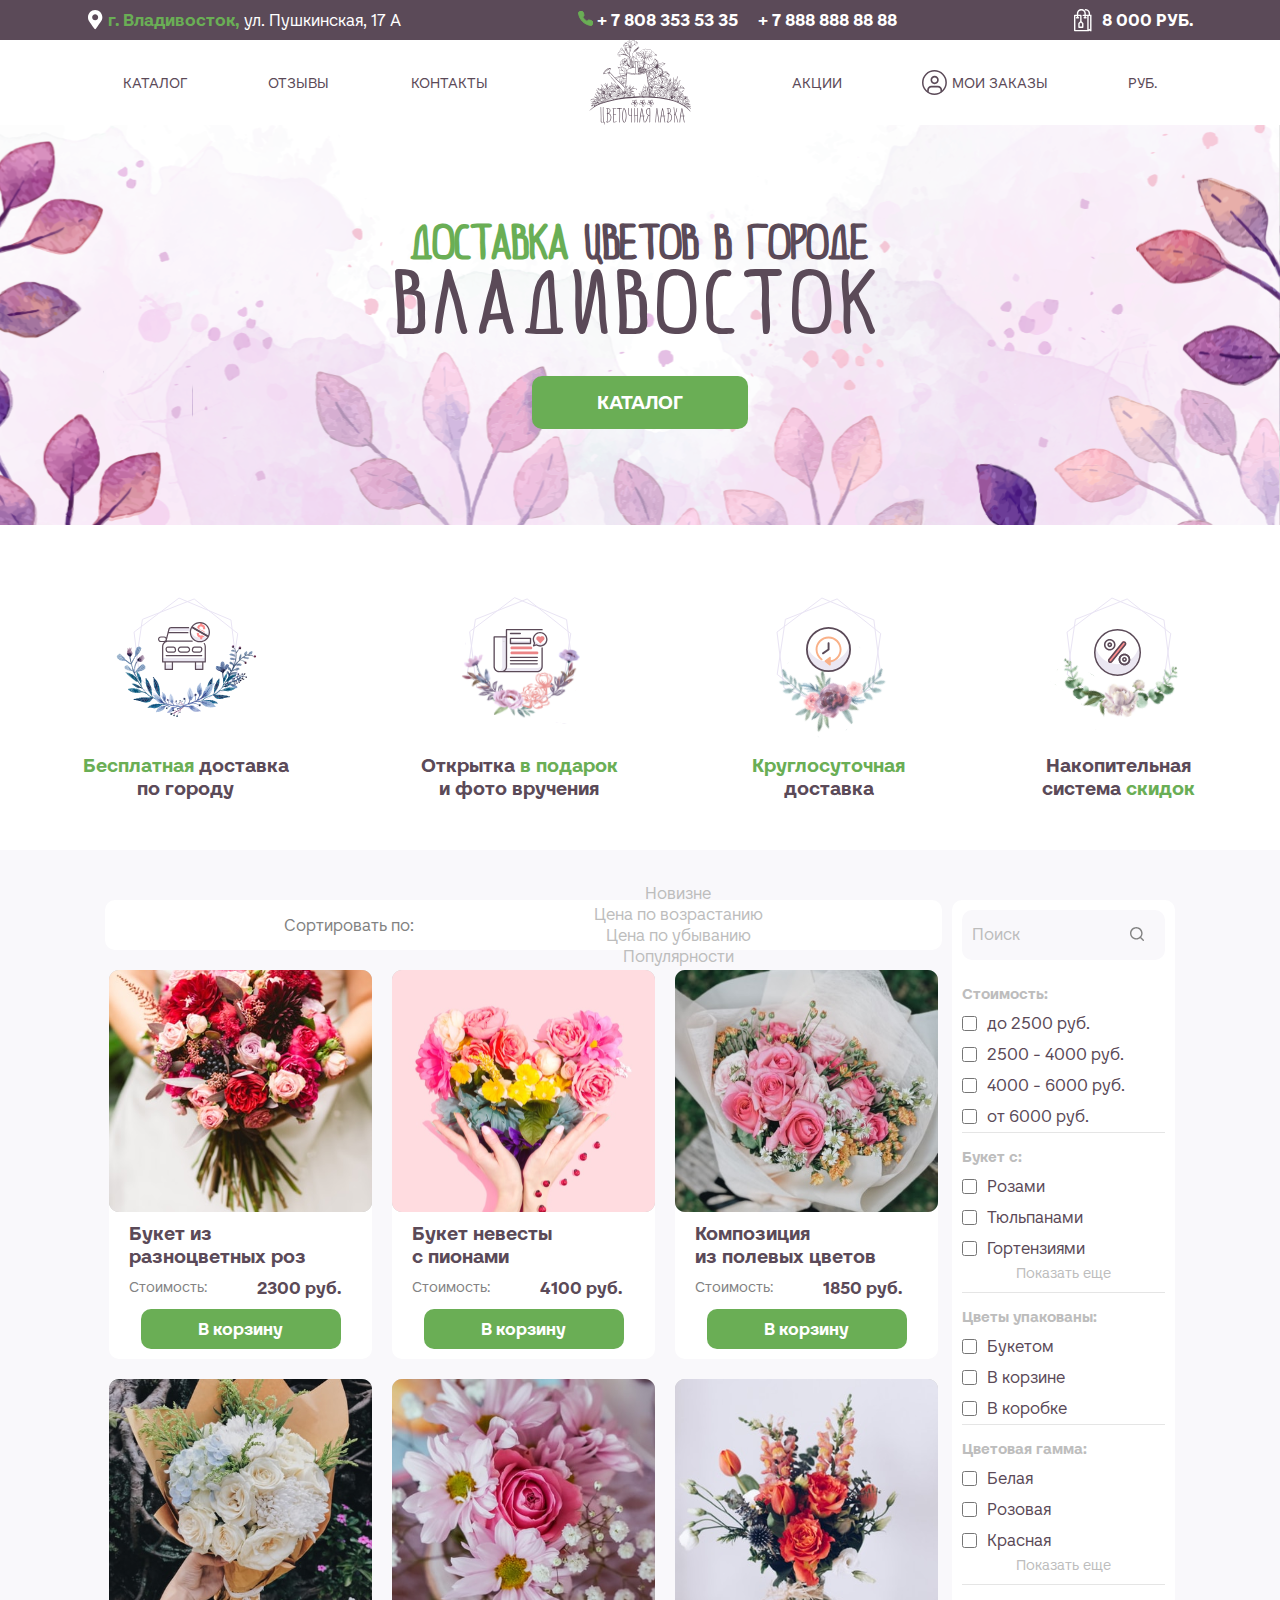
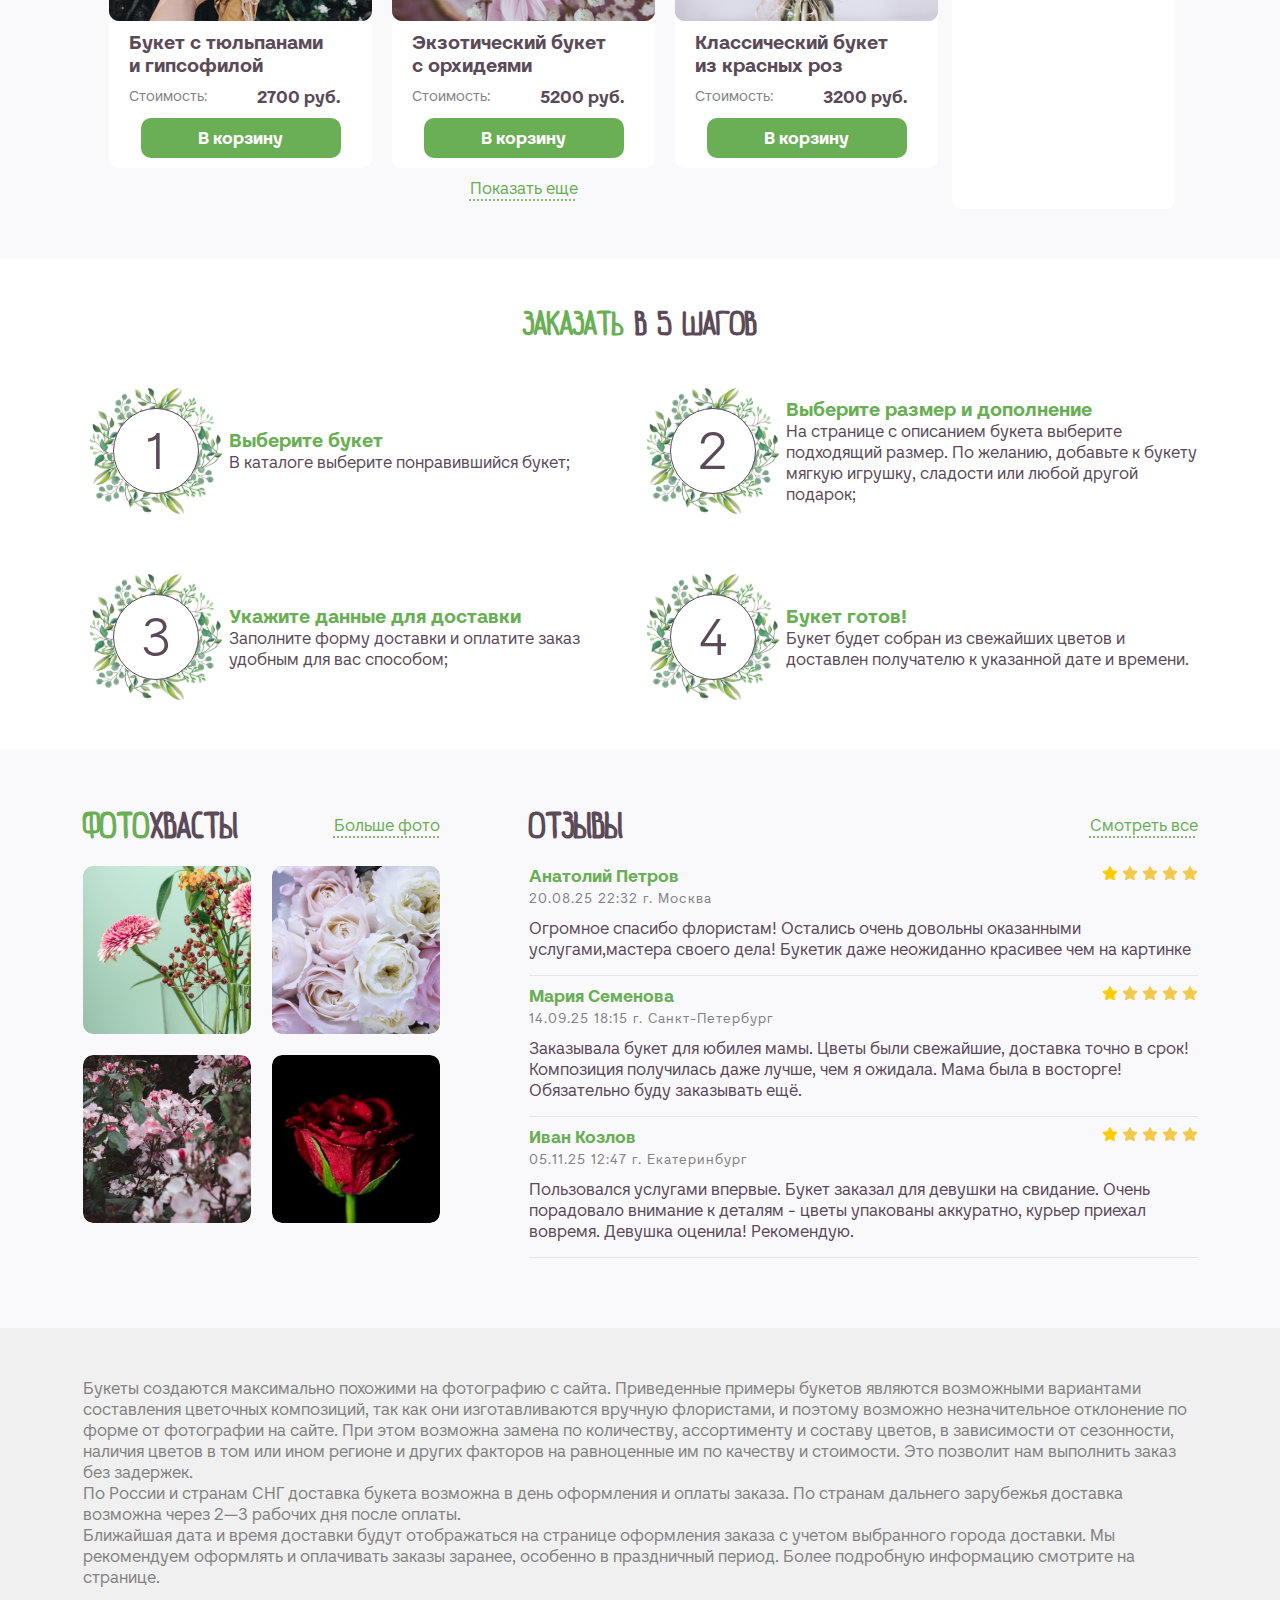
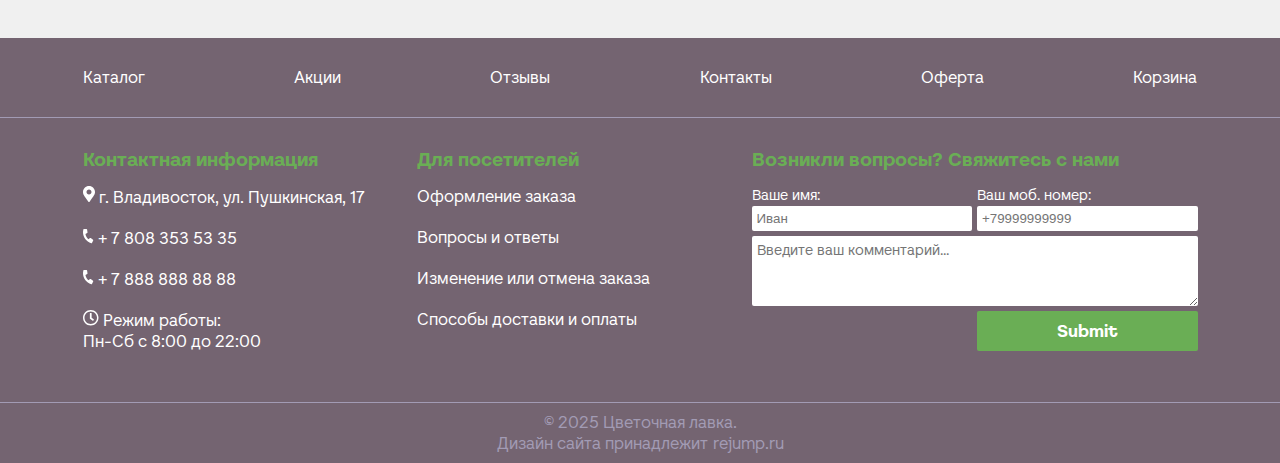
<file: index.html>
<!doctype html>
<html lang="ru">
<head>
    <meta charset="UTF-8">
    <meta name="viewport" content="width=device-width, initial-scale=1.0">
    <link rel="stylesheet" href="style.css">
    <link rel="icon" href="images/header/logo.svg" type="image/png">
    <title>Доставка цветов в городе Владивосток</title>
</head>
<body>

<header>
    <nav class="nav_contacts">
        <div class="nav_contacts_container">
            <a class="nav_maps" href="https://yandex.ru/maps/-/CCUfiPg2TB" target="_blank">
                <img src="images/header/nav_point.svg" alt="nav_point">
                <span>г. Владивосток,</span>
                ул. Пушкинская, 17 А</a>
            <a class="nav_tel" href="https://wa.me/79999999999">
                <div>
                    <img src="images/header/whatsapp.svg" alt="whatsapp_image">
                    + 7 808 353 53 35
                </div>
                <div class="tel2">
                    + 7 888 888 88 88
                </div>
            </a>
            <a class="nav_basket" href="#корзина">
                <img src="images/header/basket.svg" alt="корзина">8 000 руб.</a>
        </div>
    </nav>

</header>

<nav class="nav_info">
    <div class="nav_info_container_4">
        <div class="burger_button">
            <label class="burger" for="burger">
                <input type="checkbox" id="burger">
                <span class="burger_link"></span>
                <span class="burger_link"></span>
                <span class="burger_link"></span>
            </label>
            Меню
        </div>
    </div>
    <div class="nav_info_container_1">
        <a href="#product_cards">Каталог</a>
        <a href="#reviews">Отзывы</a>
        <a href="#контакты">Контакты</a>
    </div>
    <div class="nav_info_container_2">
        <a href="#">
            <img src="images/header/logo.svg" alt="логотип">
        </a>
    </div>
    <div class="nav_info_container_3">
        <a href="#инфо">Акции</a>
        <a href="#my_order">
            <img src="images/header/userpick.svg" alt="userpick">
            Мои заказы</a>
        <button id="currencyToggle" class="change_currency_btn">
            РУБ.
        </button>
    </div>
    <div class="nav_info_container_5">
        <button class="change_currency_btn" href="#">
            <div>руб. <br> <span>дол.</span></div>
        </button>
    </div>
</nav>

<main>
    <section class="main_page">
        <h1><span>Доставка</span> цветов в городе</h1>
        <div class="h1">Владивосток</div>
        <a class="button_catalog" href="#product_cards">каталог</a>
    </section>

    <section class="advantages">
        <div class="advantages_card">
            <img src="images/advantages/car_advant.svg" alt="рисунок машины">
            <p><span>Бесплатная</span> доставка <br> по городу</p>
        </div>

        <div class="advantages_card">
            <img src="images/advantages/list_advant.svg" alt="рисунок машины">
            <p>Открытка <span>в подарок</span> <br> и фото вручения</p>
        </div>

        <div class="advantages_card">
            <img src="images/advantages/clock_advant.svg" alt="рисунок машины">
            <p><span>Круглосуточная</span> <br> доставка</p>
        </div>

        <div class="advantages_card">
            <img src="images/advantages/percent_advant.svg" alt="рисунок машины">
            <p>Накопительная <br> система <span>скидок</span></p>
        </div>
    </section>

    <section class="product_cards" id="product_cards">
        <div class="product_cards_container">

            <nav class="product_cards_sorter sorter_and_filter_for_mobile">
                <div class="product_cards_sorter_mobile"> Сортировать по:</div>
                <div class="sorter_mobile_block">
                    <button class="sorter_mobile_button">Новизне</button>
                    <button class="sorter_mobile_button">Цена по возрастанию</button>
                    <button class="sorter_mobile_button">Цена по убыванию</button>
                    <button class="sorter_mobile_button">Популярности</button>
                </div>
            </nav>

            <aside class="product_cards_filter">
                <form class="form_filter_search" action="/search" method="GET" role="search"
                      aria-label="Поиск по сайту">
                    <input type="search" id="search-input" name="q" placeholder="Поиск"
                           aria-describedby="search-hint">
                    <button class="search_submit" type="submit" aria-label="Искать">
                        <img src="images/product-cards/search.svg" alt="лупа">
                    </button>
                </form>

                <form class="form_filter_checkbox">
                    <fieldset>
                        <legend>Стоимость:</legend>
                        <div>
                            <input id="price-2500" name="price[]" value="0-2500" type="checkbox">
                            <label for="price-2500">до 2500 руб.</label>
                        </div>
                        <div>
                            <input id="price-2500-4000" name="price[]" value="2500-4000" type="checkbox">
                            <label for="price-2500-4000">2500 - 4000 руб.</label>
                        </div>
                        <div>
                            <input id="price-4000-6000" name="price[]" value="4000-6000" type="checkbox">
                            <label for="price-4000-6000">4000 - 6000 руб.</label>
                        </div>
                        <div>
                            <input id="price-6000" name="price[]" value="6000+" type="checkbox">
                            <label for="price-6000">от 6000 руб.</label>
                        </div>
                    </fieldset>

                    <fieldset>
                        <legend>Букет с:</legend>
                        <div class="filter_checkbox1">
                            <input id="rose" name="flower[]" value="rose" type="checkbox">
                            <label for="rose">Розами</label>
                        </div>
                        <div class="filter_checkbox1">
                            <input id="tulips" name="flower[]" value="tulips" type="checkbox">
                            <label for="tulips">Тюльпанами</label>
                        </div>
                        <div class="filter_checkbox1">
                            <input id="hydrangeas" name="flower[]" value="hydrangeas" type="checkbox">
                            <label for="hydrangeas">Гортензиями</label>
                        </div>
                        <div class="filter_checkbox1 hidden">
                            <input id="sunflowers" name="flower[]" value="sunflowers" type="checkbox">
                            <label for="sunflowers">Подсолнухами</label>
                        </div>
                        <div class="filter_checkbox1 hidden">
                            <input id="orchids" name="flower[]" value="orchids" type="checkbox">
                            <label for="orchids">Орхидеями</label>
                        </div>
                        <div class="filter_checkbox1 hidden">
                            <input id="irises" name="flower[]" value="irises" type="checkbox">
                            <label for="irises">Ирисами</label>
                        </div>
                        <div class="filter_checkbox1 hidden">
                            <input id="lilies" name="flower[]" value="lilies" type="checkbox">
                            <label for="lilies">Лилиями</label>
                        </div>
                        <div class="filter_checkbox1 hidden">
                            <input id="gerberas" name="flower[]" value="gerberas" type="checkbox">
                            <label for="gerberas">Герберами</label>
                        </div>

                        <button id="checkboxBtn1" type="button">Показать еще</button>
                    </fieldset>

                    <fieldset>
                        <legend>Цветы упакованы:</legend>
                        <div class="filter_checkbox">
                            <input id="bouquet" name="packing[]" value="bouquet" type="checkbox">
                            <label for="bouquet">Букетом</label>
                        </div>
                        <div class="filter_checkbox">
                            <input id="basket" name="packing[]" value="basket" type="checkbox">
                            <label for="basket">В корзине</label>
                        </div>
                        <div class="filter_checkbox">
                            <input id="box" name="packing[]" value="box" type="checkbox">
                            <label for="box">В коробке</label>
                        </div>

                    </fieldset>

                    <fieldset>
                        <legend>Цветовая гамма:</legend>
                        <div class="filter_checkbox2">
                            <input id="white" name="color[]" value="white" type="checkbox">
                            <label for="white">Белая</label>
                        </div>
                        <div class="filter_checkbox2">
                            <input id="pink" name="color[]" value="pink" type="checkbox">
                            <label for="pink">Розовая</label>
                        </div>
                        <div class="filter_checkbox2">
                            <input id="red" name="color[]" value="red" type="checkbox">
                            <label for="red">Красная</label>
                        </div>
                        <div class="filter_checkbox2 hidden">
                            <input id="yellow" name="color[]" value="yellow" type="checkbox">
                            <label for="yellow">Желтая</label>
                        </div>
                        <div class="filter_checkbox2 hidden">
                            <input id="orange" name="color[]" value="orange" type="checkbox">
                            <label for="orange">Оранжевая</label>
                        </div>
                        <div class="filter_checkbox2 hidden">
                            <input id="maroon" name="color[]" value="maroon" type="checkbox">
                            <label for="maroon">Бордовая</label>
                        </div>
                        <div class="filter_checkbox2 hidden">
                            <input id="blue" name="color[]" value="blue" type="checkbox">
                            <label for="blue">Синяя</label>
                        </div>
                        <div class="filter_checkbox2 hidden">
                            <input id="purple" name="color[]" value="purple" type="checkbox">
                            <label for="purple">Фиолетовая</label>
                        </div>

                        <button id="checkboxBtn2" type="button">Показать еще</button>
                    </fieldset>
                </form>
            </aside>

            <div class="product_cards_section">
                <div class="product_cards_items">
                    <!-- Карточка 1 -->
                    <article class="product_card_item">
                        <div class="product_card_item_img_and_text">
                            <img src="images/product-cards/1.svg" alt="flower img">
                            <h3 class="product_card_item_h3">Букет из <br> разноцветных роз</h3>
                            <div class="product_card_item_text">
                                <p class="product_card_item_p">Стоимость:</p>
                                <span class="product_card_item_span"> 2300 руб.</span>
                            </div>
                        </div>
                        <button class="product_card_item_button">В корзину</button>
                    </article>
                    <!-- Карточка 2 -->
                    <article class="product_card_item">
                        <div class="product_card_item_img_and_text">
                            <img src="images/product-cards/2.svg" alt="flower img">
                            <h3 class="product_card_item_h3">Букет невесты <br> с пионами</h3>
                            <div class="product_card_item_text">
                                <p class="product_card_item_p">Стоимость:</p>
                                <span class="product_card_item_span"> 4100 руб.</span>
                            </div>
                        </div>
                        <button class="product_card_item_button">В корзину</button>
                    </article>

                    <!-- Карточка 3 -->
                    <article class="product_card_item">
                        <div class="product_card_item_img_and_text">
                            <img src="images/product-cards/3.svg" alt="flower img">
                            <h3 class="product_card_item_h3">Композиция <br> из полевых цветов</h3>
                            <div class="product_card_item_text">
                                <p class="product_card_item_p">Стоимость:</p>
                                <span class="product_card_item_span"> 1850 руб.</span>
                            </div>
                        </div>
                        <button class="product_card_item_button">В корзину</button>
                    </article>

                    <!-- Карточка 4 -->
                    <article class="product_card_item">
                        <div class="product_card_item_img_and_text">
                            <img src="images/product-cards/4.svg" alt="flower img">
                            <h3 class="product_card_item_h3">Букет с тюльпанами <br> и гипсофилой</h3>
                            <div class="product_card_item_text">
                                <p class="product_card_item_p">Стоимость:</p>
                                <span class="product_card_item_span"> 2700 руб.</span>
                            </div>
                        </div>
                        <button class="product_card_item_button">В корзину</button>
                    </article>

                    <!-- Карточка 5 -->
                    <article class="product_card_item">
                        <div class="product_card_item_img_and_text">
                            <img src="images/product-cards/5.svg" alt="flower img">
                            <h3 class="product_card_item_h3">Экзотический букет <br> с орхидеями</h3>
                            <div class="product_card_item_text">
                                <p class="product_card_item_p">Стоимость:</p>
                                <span class="product_card_item_span"> 5200 руб.</span>
                            </div>
                        </div>
                        <button class="product_card_item_button">В корзину</button>
                    </article>

                    <!-- Карточка 6 -->
                    <article class="product_card_item">
                        <div class="product_card_item_img_and_text">
                            <img src="images/product-cards/6.svg" alt="flower img">
                            <h3 class="product_card_item_h3">Классический букет <br> из красных роз</h3>
                            <div class="product_card_item_text">
                                <p class="product_card_item_p">Стоимость:</p>
                                <span class="product_card_item_span"> 3200 руб.</span>
                            </div>
                        </div>
                        <button class="product_card_item_button">В корзину</button>
                    </article>

                    <!-- Карточка 7 -->
                    <article class="product_card_item hidden">
                        <div class="product_card_item_img_and_text">
                            <img src="images/product-cards/7.svg" alt="flower img">
                            <h3 class="product_card_item_h3">Весенний букет <br> с ирисами</h3>
                            <div class="product_card_item_text">
                                <p class="product_card_item_p">Стоимость:</p>
                                <span class="product_card_item_span"> 2450 руб.</span>
                            </div>
                        </div>
                        <button class="product_card_item_button">В корзину</button>
                    </article>

                    <!-- Карточка 8 -->
                    <article class="product_card_item hidden">
                        <div class="product_card_item_img_and_text">
                            <img src="images/product-cards/8.svg" alt="flower img">
                            <h3 class="product_card_item_h3">Букет с герберами <br> и зеленью</h3>
                            <div class="product_card_item_text">
                                <p class="product_card_item_p">Стоимость:</p>
                                <span class="product_card_item_span"> 2900 руб.</span>
                            </div>
                        </div>
                        <button class="product_card_item_button">В корзину</button>
                    </article>

                    <!-- Карточка 9 -->
                    <article class="product_card_item hidden">
                        <div class="product_card_item_img_and_text">
                            <img src="images/product-cards/9.svg" alt="flower img">
                            <h3 class="product_card_item_h3">Букет для мамы <br> с хризантемами</h3>
                            <div class="product_card_item_text">
                                <p class="product_card_item_p">Стоимость:</p>
                                <span class="product_card_item_span"> 2150 руб.</span>
                            </div>
                        </div>
                        <button class="product_card_item_button">В корзину</button>
                    </article>
                </div>

                <button id="showMoreBtn">Показать еще</button>
            </div>


        </div>
    </section>

    <section class="order_info">
        <h2 class="order_info_title_h2"><span>ЗАКАЗАТЬ</span> В 5 ШАГОВ</h2>

        <div class="order_info_points">

            <div class="order_info_point">
                <button class="order_info_point_button">1</button>
                <div class="order_info_point_text">
                    <h3 class="order_info_h3">Выберите букет</h3>
                    <p class="order_info_p">В каталоге выберите понравившийся букет;</p>
                </div>
            </div>

            <div class="order_info_point">
                <button class="order_info_point_button">2</button>
                <div class="order_info_point_text">
                    <h3 class="order_info_h3">Выберите размер и дополнение</h3>
                    <p class="order_info_p">На странице с описанием букета выберите подходящий размер.
                        По желанию, добавьте к букету мягкую игрушку,
                        сладости или любой другой подарок;</p>
                </div>
            </div>

            <div class="order_info_point">
                <button class="order_info_point_button">3</button>
                <div class="order_info_point_text">
                    <h3 class="order_info_h3">Укажите данные для доставки</h3>
                    <p class="order_info_p">Заполните форму доставки и оплатите заказ удобным для вас способом;</p>
                </div>
            </div>

            <div class="order_info_point">
                <button class="order_info_point_button">4</button>
                <div class="order_info_point_text">
                    <h3 class="order_info_h3">Букет готов!</h3>
                    <p class="order_info_p">Букет будет собран из свежайших цветов
                        и доставлен получателю к указанной дате и времени.</p>
                </div>
            </div>
        </div>

    </section>

    <section class="reviews" id="reviews">
        <div class="reviews_container">
            <div class="reviews_photos">
                <div class="reviews_photos_title">
                    <h2 class="reviews_title_h2"><span>ФОТО</span>ХВАСТЫ</h2>
                    <button id="btnImgVisible" class="reviews_btn">Больше фото</button>
                </div>

                <div class="reviews_photos_img">
                    <img class="img_review" src="images/reviews/Rectangle 11.svg" alt="img-flower">
                    <img class="img_review" src="images/reviews/Rectangle 12.svg" alt="img-flower">
                    <img class="img_review" src="images/reviews/Rectangle 13.svg" alt="img-flower">
                    <img class="img_review" src="images/reviews/Rectangle 14.svg" alt="img-flower">

                    <img class="img_review hidden" src="images/reviews/Rectangle 15.svg" alt="img-flower">
                    <img class="img_review hidden" src="images/reviews/Rectangle 16.svg" alt="img-flower">
                    <img class="img_review hidden" src="images/reviews/Rectangle 17.svg" alt="img-flower">
                    <img class="img_review hidden" src="images/reviews/Rectangle 18.svg" alt="img-flower">
                    <img class="img_review hidden" src="images/reviews/Rectangle 19.svg" alt="img-flower">
                    <img class="img_review hidden" src="images/reviews/Rectangle 20.svg" alt="img-flower">
                    <img class="img_review hidden" src="images/reviews/Rectangle 21.svg" alt="img-flower">
                    <img class="img_review hidden" src="images/reviews/Rectangle 22.svg" alt="img-flower">
                    <img class="img_review hidden" src="images/reviews/Rectangle 23.svg" alt="img-flower">
                </div>
            </div>

            <div></div>

            <div class="reviews_comments">
                <div class="reviews_photos_title">
                    <h2 class="reviews_title_h2">ОТЗЫВЫ</h2>
                    <button id="btnCommentsVisible" class="reviews_btn">Смотреть все</button>
                </div>

                <article class="reviews_comment_card">
                    <div class="reviews_comment_card_block_1">
                        <div class="name_reviewer">
                            Анатолий Петров <br>
                            <span>20.08.25  22:32   г. Москва</span>
                        </div>
                        <img src="images/reviews/stars.svg" alt="stars">
                    </div>
                    <div class="reviews_comment_card_block_2">
                        <p class="text_comment">Огромное спасибо флористам!
                            Остались очень довольны оказанными услугами,мастера своего дела!
                            Букетик даже неожиданно красивее чем на картинке</p>
                    </div>
                </article>

                <article class="reviews_comment_card">
                    <div class="reviews_comment_card_block_1">
                        <div class="name_reviewer">
                            Мария Семенова <br>
                            <span>14.09.25  18:15   г. Санкт-Петербург</span>
                        </div>
                        <img src="images/reviews/stars.svg" alt="stars">
                    </div>
                    <div class="reviews_comment_card_block_2">
                        <p class="text_comment">Заказывала букет для юбилея мамы. Цветы были свежайшие, доставка точно в
                            срок!
                            Композиция получилась даже лучше, чем я ожидала. Мама была в восторге!
                            Обязательно буду заказывать ещё.</p>
                    </div>
                </article>

                <article class="reviews_comment_card">
                    <div class="reviews_comment_card_block_1">
                        <div class="name_reviewer">
                            Иван Козлов <br>
                            <span>05.11.25  12:47   г. Екатеринбург</span>
                        </div>
                        <img src="images/reviews/stars.svg" alt="stars">
                    </div>
                    <div class="reviews_comment_card_block_2">
                        <p class="text_comment">Пользовался услугами впервые. Букет заказал для девушки на свидание.
                            Очень порадовало внимание к деталям - цветы упакованы аккуратно, курьер приехал вовремя.
                            Девушка оценила! Рекомендую.</p>
                    </div>
                </article>

                <article class="reviews_comment_card hidden">
                    <div class="reviews_comment_card_block_1">
                        <div class="name_reviewer">
                            Алексей Крыжановский <br>
                            <span>20.08.19  22:32 г. Москва</span>
                        </div>
                        <img src="images/reviews/stars.svg" alt="stars">
                    </div>
                    <div class="reviews_comment_card_block_2">
                        <p class="text_comment">Подарок мало того, что был оперативно собран и передан получателю
                            (с которым заранее связались и скорректировали время получения),
                            но еще и операторы оказывали помощь в вопросах оплаты заказ.</p>
                    </div>
                </article>

                <article class="reviews_comment_card hidden">
                    <div class="reviews_comment_card_block_1">
                        <div class="name_reviewer">
                            Онищенко Ирина <br>
                            <span>20.08.19  22:32   г. Николаев</span>
                        </div>
                        <img src="images/reviews/stars.svg" alt="stars">
                    </div>
                    <div class="reviews_comment_card_block_2">
                        <p class="text_comment">Спасибо большое, ребята, за возможность доставить радость родному
                            человеку
                            и устроить настоящий праздник, находясь от него далеко!
                            Если честно, было опасение: я первый раз делаю такой заказ через интернет на большом
                            расстоянии,
                            ведь столько сейчас всякого обмана в сети. Так хотелось порадовать бабушку,
                            с которой мы не виделись несколько лет, что рискнула и не пожалела.
                            Перебрала несколько подобных сайтов, выбрала наиболее красивое, оригинальное
                            и выгодное предложение у вас. Оплатила из дома в Санкт-Петербурге,
                            а через полдня, в указанное время бабушке в Николаеве доставили шикарные розы,
                            по ее словам, еще-большую корзину свежих фруктов и вкусный тортик.
                            Бабушка в восторге! Праздник удался! Все четко, правильно и вовремя!
                            Буду рекомендовать вас знакомым.</p>
                    </div>
                </article>

                <article class="reviews_comment_card hidden">
                    <div class="reviews_comment_card_block_1">
                        <div class="name_reviewer">
                            Ольга Орлова <br>
                            <span>20.08.19  22:32   г. Владивосток</span>
                        </div>
                        <img src="images/reviews/stars.svg" alt="stars">
                    </div>
                    <div class="reviews_comment_card_block_2">
                        <p class="text_comment">Сегодня заказывал альстромерию, 25 веток.
                            Приехали в точно оговоренное время и привезли шикарный букет.
                            Как и просил - мое имя осталось в тайне. Ребята молодцы.</p>
                    </div>
                </article>

                <article class="reviews_comment_card hidden">
                    <div class="reviews_comment_card_block_1">
                        <div class="name_reviewer">
                            Ян Гординко <br>
                            <span>20.08.19  22:32   г. Владивосток</span>
                        </div>
                        <img src="images/reviews/stars.svg" alt="stars">
                    </div>
                    <div class="reviews_comment_card_block_2">
                        <p class="text_comment">Заказ делал сегодня на 101 кремовую розу по акции.
                            Цветы реально шикарные и свежие. Доставили через 2 часа после оплаты. Рекомендую!</p>
                    </div>
                </article>

            </div>
        </div>
    </section>

    <section class="disclaimer">
        <div class="disclaimer_container">
            <p>Букеты создаются максимально похожими на фотографию с сайта.
                Приведенные примеры букетов являются возможными вариантами составления цветочных композиций,
                так как они изготавливаются вручную флористами, и поэтому возможно незначительное отклонение по форме от
                фотографии на сайте.
                При этом возможна замена по количеству, ассортименту и составу цветов, в зависимости от сезонности,
                наличия цветов в том или ином регионе и других факторов на равноценные им по качеству и стоимости.
                Это позволит нам выполнить заказ без задержек. </p>
            <p>
                По России и странам СНГ доставка букета возможна в день оформления и оплаты заказа.
                По странам дальнего зарубежья доставка возможна через 2—3 рабочих дня после оплаты.
            </p>
            <p>Ближайшая дата и время доставки будут отображаться на странице оформления заказа с учетом выбранного
                города доставки.
                Мы рекомендуем оформлять и оплачивать заказы заранее, особенно в праздничный период.
                Более подробную информацию смотрите на странице.</p>
        </div>
    </section>
</main>

<footer>
    <div class="footer_upper_nav">
        <nav class="upper_nav_container">
            <a href="#product_cards">Каталог</a>
            <a href="#Скидки">Акции</a>
            <a href="#reviews">Отзывы</a>
            <a href="#Контакты">Контакты</a>
            <a href="#Оферта">Оферта</a>
            <a href="#Инфо для клиента">Корзина</a>
        </nav>
    </div>

    <div class="footer_center_nav">
        <nav class="center_nav_container">
            <div class="footer_center_nav_block_1">
                <h3>Контактная информация</h3>
                <div>
                    <img src="images/footer/map.svg" alt="map point img">
                    г. Владивосток, ул. Пушкинская, 17
                </div>
                <div>
                    <img src="images/footer/phone.svg" alt="phone img">
                    + 7 808 353 53 35
                </div>
                <div>
                    <img src="images/footer/phone.svg" alt="phone img">
                    + 7 888 888 88 88
                </div>
                <div>
                    <img src="images/footer/clock.svg" alt="phone img">
                    Режим работы: <br>
                    Пн-Сб с 8:00 до 22:00
                </div>
            </div>
            <div class="footer_center_nav_block_2">
                <h3>Для посетителей</h3>
                <a href="#">Оформление заказа</a>
                <a href="#">Вопросы и ответы</a>
                <a href="#">Изменение или отмена заказа</a>
                <a href="#">Способы доставки и оплаты</a>
            </div>
            <div class="footer_center_nav_block_3">
                <h3>Возникли вопросы? Свяжитесь с нами</h3>
                <form class="form_call_us" action="#" method="POST">
                    <fieldset class="fieldset_call_us">
                        <label class="name_label" for="name_input">Ваше имя:</label>
                        <input class="name_input" type="text" id="name_input" name="name" autocomplete="given-name"
                               placeholder="Иван">
                    </fieldset>
                    <fieldset class="fieldset_call_us">
                        <label class="phone_label" for="phone_input">Ваш моб. номер:</label>
                        <input id="phone_input" type="text" name="phone" autocomplete="tel" placeholder="+79999999999">
                    </fieldset>
                    <textarea class="textarea" name="comment" id="textarea" cols="20" rows="10"
                              placeholder="Введите ваш комментарий..."></textarea>
                    <input id="button_submit" type="submit" placeholder="Отправить">
                </form>
            </div>
        </nav>
    </div>

    <div class="footer_bottom_nav">
        © 2025 Цветочная лавка.
        <div>Дизайн сайта принадлежит
            <a href="https://rejump.ru/" target="_blank">rejump.ru</a>
        </div>

    </div>


</footer>

<script src="app.js"></script>

</body>
</html>
</file>
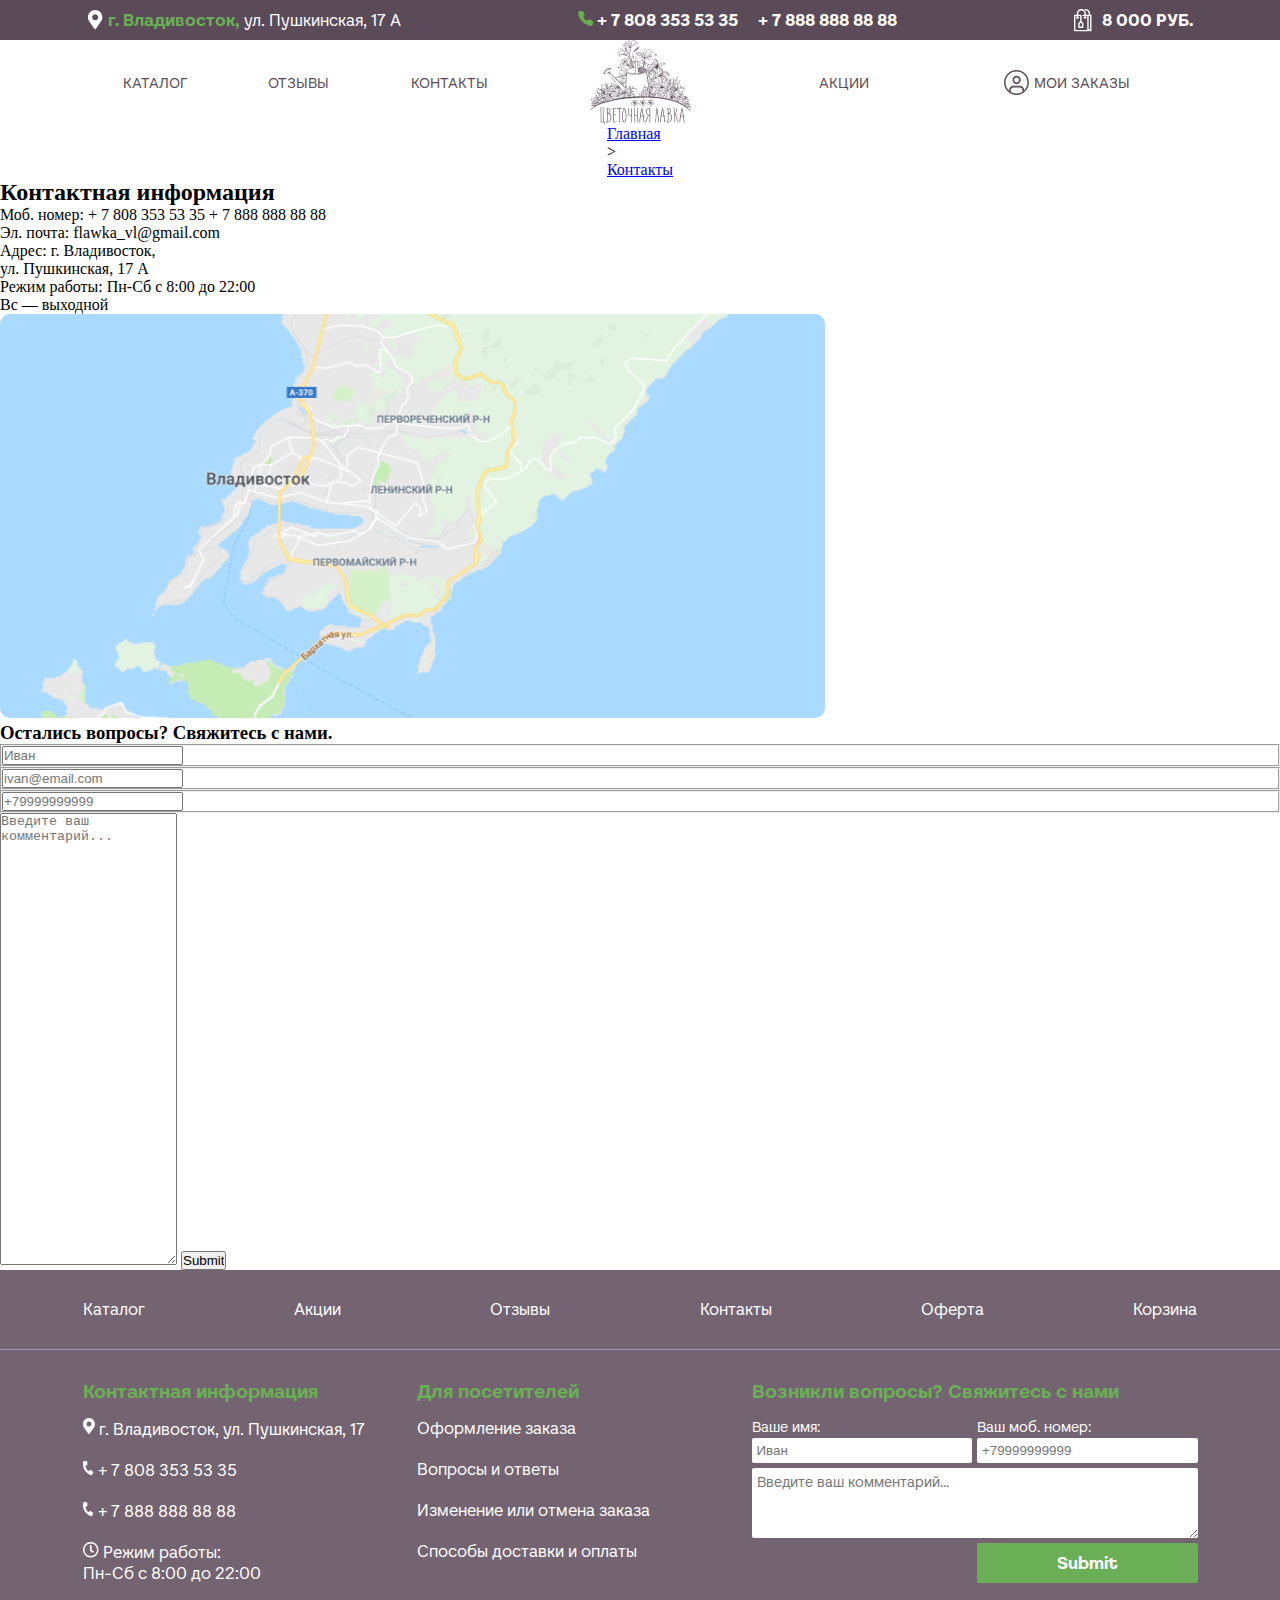
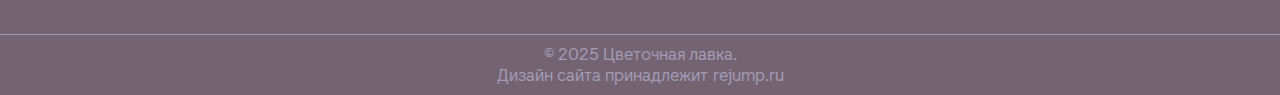
<file: contacts.html>
<!doctype html>
<html lang="ru">
<head>
    <meta charset="UTF-8">
    <meta name="viewport" content="width=device-width, initial-scale=1.0">
    <link rel="stylesheet" href="style.css">
    <link rel="icon" href="images/header/logo.svg" type="image/png">
    <title>Контакты</title>
</head>
<body>

<header>
    <nav class="nav_contacts">
        <div class="nav_contacts_container">
            <a class="nav_maps" href="https://yandex.ru/maps/-/CCUfiPg2TB" target="_blank">
                <img src="images/header/nav_point.svg" alt="nav_point">
                <span>г. Владивосток,</span>
                ул. Пушкинская, 17 А</a>
            <a class="nav_tel" href="https://wa.me/79999999999" target="_blank">
                <div>
                    <img src="images/header/whatsapp.svg" alt="whatsapp_image">
                    + 7 808 353 53 35
                </div>
                <div class="tel2">
                    + 7 888 888 88 88
                </div>
            </a>
            <a class="nav_basket" href="#">
                <img src="images/header/basket.svg" alt="корзина">8 000 руб.</a>
        </div>
    </nav>

</header>

<nav class="nav_info">
    <div class="nav_info_container_4">
        <div class="burger_button">
            <label class="burger" for="burger">
                <input type="checkbox" id="burger">
                <span class="burger_link"></span>
                <span class="burger_link"></span>
                <span class="burger_link"></span>
            </label>
            Меню
        </div>

        <div class="modal_nav" id="modal_nav">
            <div class="border"></div>
            <a href="#my_order">
                <img src="images/header/userpick.svg" alt="userpick">
                Мои заказы</a>
            <a href="index.html#product_cards">Каталог</a>
            <a href="index.html#reviews">Отзывы</a>
            <a href="contacts.html">Контакты</a>
            <a href="discounts.html">Акции</a>
        </div>
    </div>
    <div class="nav_info_container_1">
        <a href="#product_cards">Каталог</a>
        <a href="#reviews">Отзывы</a>
        <a href="#контакты">Контакты</a>
    </div>
    <div class="nav_info_container_2">
        <a href="index.html">
            <img src="images/header/logo.svg" alt="логотип">
        </a>
    </div>
    <div class="nav_info_container_3">
        <a href="discounts.html">Акции</a>
        <a href="#my_order">
            <img src="images/header/userpick.svg" alt="userpick">
            Мои заказы</a>
    </div>
    <div class="nav_info_container_5">
        <button id="currencyToggle" class="change_currency_btn">
            РУБ.
        </button>
    </div>
</nav>

<nav class="contacts_page_nav">
    <div class="contacts_page_nav_container">
        <a href="index.html">Главная</a>
        <p> > </p>
        <a href="contacts.html">Контакты</a>
    </div>
</nav>

<section class="contacts_page">
    <div class="contacts_page_container">
        <h2 class="contacts_page_h2">Контактная информация</h2>

        <div class="contacts_page_grid">
                <div class="contacts_page_info">
                    <div class="contacts_page_info_block">Моб. номер:
                        <span>+ 7 808 353 53 35</span>
                        <span>+ 7 888 888 88 88</span>
                    </div>
                    <div class="contacts_page_info_block_border"></div>
                    <div class="contacts_page_info_block">Эл. почта:
                        <span>flawka_vl@gmail.com</span>
                    </div>
                    <div class="contacts_page_info_block_border"></div>
                    <div class="contacts_page_info_block">Адрес:
                        <span>г. Владивосток,<br>
                    ул. Пушкинская, 17 А</span>
                    </div>
                    <div class="contacts_page_info_block_border"></div>
                    <div class="contacts_page_info_block">Режим работы:
                        <span>Пн-Сб с 8:00 до 22:00 <br>
                        Вс — выходной</span>
                    </div>
                </div>

                <div class="contacts_page_map">
                    <img src="images/contacts/map.svg" alt="map img">
                </div>

                <div class="contacts_page_call_us">
                    <h3>Остались вопросы? Свяжитесь с нами.</h3>
                    <form class="contacts_page_form_call_us" action="" method="POST">
                        <fieldset class="contacts_page_fieldset_call_us">
                            <input class="contacts_page_name_input" type="text" id="contacts_page_name_input" name="name" autocomplete="given-name"
                                   placeholder="Иван" required>
                        </fieldset>
                        <fieldset class="contacts_page_fieldset_call_us">
                            <input id="contacts_page_email_input" type="email" name="email" autocomplete="email"
                                   placeholder="ivan@email.com" required>
                        </fieldset>
                        <fieldset class="contacts_page_fieldset_call_us">
                            <input id="contacts_page_phone_input" type="tel" name="phone" autocomplete="tel"
                                   placeholder="+79999999999" pattern="^(\+7|8)[\-\s]?\(?\d{3}\)?[\-\s]?\d{3}[\-\s]?\d{2}[\-\s]?\d{2}$"
                                   title="Введите номер в формате: +79991234567 или 89991234567" required>
                        </fieldset>
                        <textarea class="contacts_page_textarea" name="comment" id="contacts_page_textarea" cols="20" rows="30"
                                  placeholder="Введите ваш комментарий..."></textarea>
                        <input id="contacts_page_button_submit" type="submit" placeholder="Отправить">
                    </form>
                </div>
        </div>
    </div>
</section>

<footer>
    <div class="footer_upper_nav">
        <nav class="upper_nav_container">
            <a href="index.html#product_cards">Каталог</a>
            <a href="discounts.html">Акции</a>
            <a href="index.html#reviews">Отзывы</a>
            <a href="contacts.html">Контакты</a>
            <a href="publichnaya-oferta.doc" download="publichnaya-oferta.doc">Оферта</a>
            <a href="#">Корзина</a>
        </nav>
    </div>

    <div class="footer_center_nav">
        <nav class="center_nav_container">
            <div class="footer_center_nav_block_1">
                <h3>Контактная информация</h3>
                <div>
                    <img src="images/footer/map.svg" alt="map point img">
                    г. Владивосток, ул. Пушкинская, 17
                </div>
                <div>
                    <img src="images/footer/phone.svg" alt="phone img">
                    + 7 808 353 53 35
                </div>
                <div>
                    <img src="images/footer/phone.svg" alt="phone img">
                    + 7 888 888 88 88
                </div>
                <div>
                    <img src="images/footer/clock.svg" alt="phone img">
                    Режим работы: <br>
                    Пн-Сб с 8:00 до 22:00
                </div>
            </div>
            <div class="footer_center_nav_block_2">
                <h3>Для посетителей</h3>
                <a href="#">Оформление заказа</a>
                <a href="#">Вопросы и ответы</a>
                <a href="#">Изменение или отмена заказа</a>
                <a href="#">Способы доставки и оплаты</a>
            </div>
            <div class="footer_center_nav_block_3">
                <h3>Возникли вопросы? Свяжитесь с нами</h3>
                <form class="form_call_us" action="" method="POST">
                    <fieldset class="fieldset_call_us">
                        <label class="name_label" for="name_input">Ваше имя:</label>
                        <input class="name_input" type="text" id="name_input" name="name" autocomplete="given-name"
                               placeholder="Иван" required>
                    </fieldset>
                    <fieldset class="fieldset_call_us">
                        <label class="phone_label" for="phone_input">Ваш моб. номер:</label>
                        <input id="phone_input" type="tel" name="phone" autocomplete="tel" placeholder="+79999999999" pattern="^(\+7|8)[\-\s]?\(?\d{3}\)?[\-\s]?\d{3}[\-\s]?\d{2}[\-\s]?\d{2}$"
                               title="Введите номер в формате: +79991234567 или 89991234567" required>
                    </fieldset>
                    <textarea class="textarea" name="comment" id="textarea" cols="20" rows="10"
                              placeholder="Введите ваш комментарий..."></textarea>
                    <input id="button_submit" type="submit" placeholder="Отправить">
                </form>
            </div>
        </nav>
    </div>

    <div class="footer_bottom_nav">
        © 2025 Цветочная лавка.
        <div>Дизайн сайта принадлежит
            <a href="https://rejump.ru/" target="_blank">rejump.ru</a>
        </div>

    </div>


</footer>

<script src="burger.js"></script>
</body>
</html>
</file>
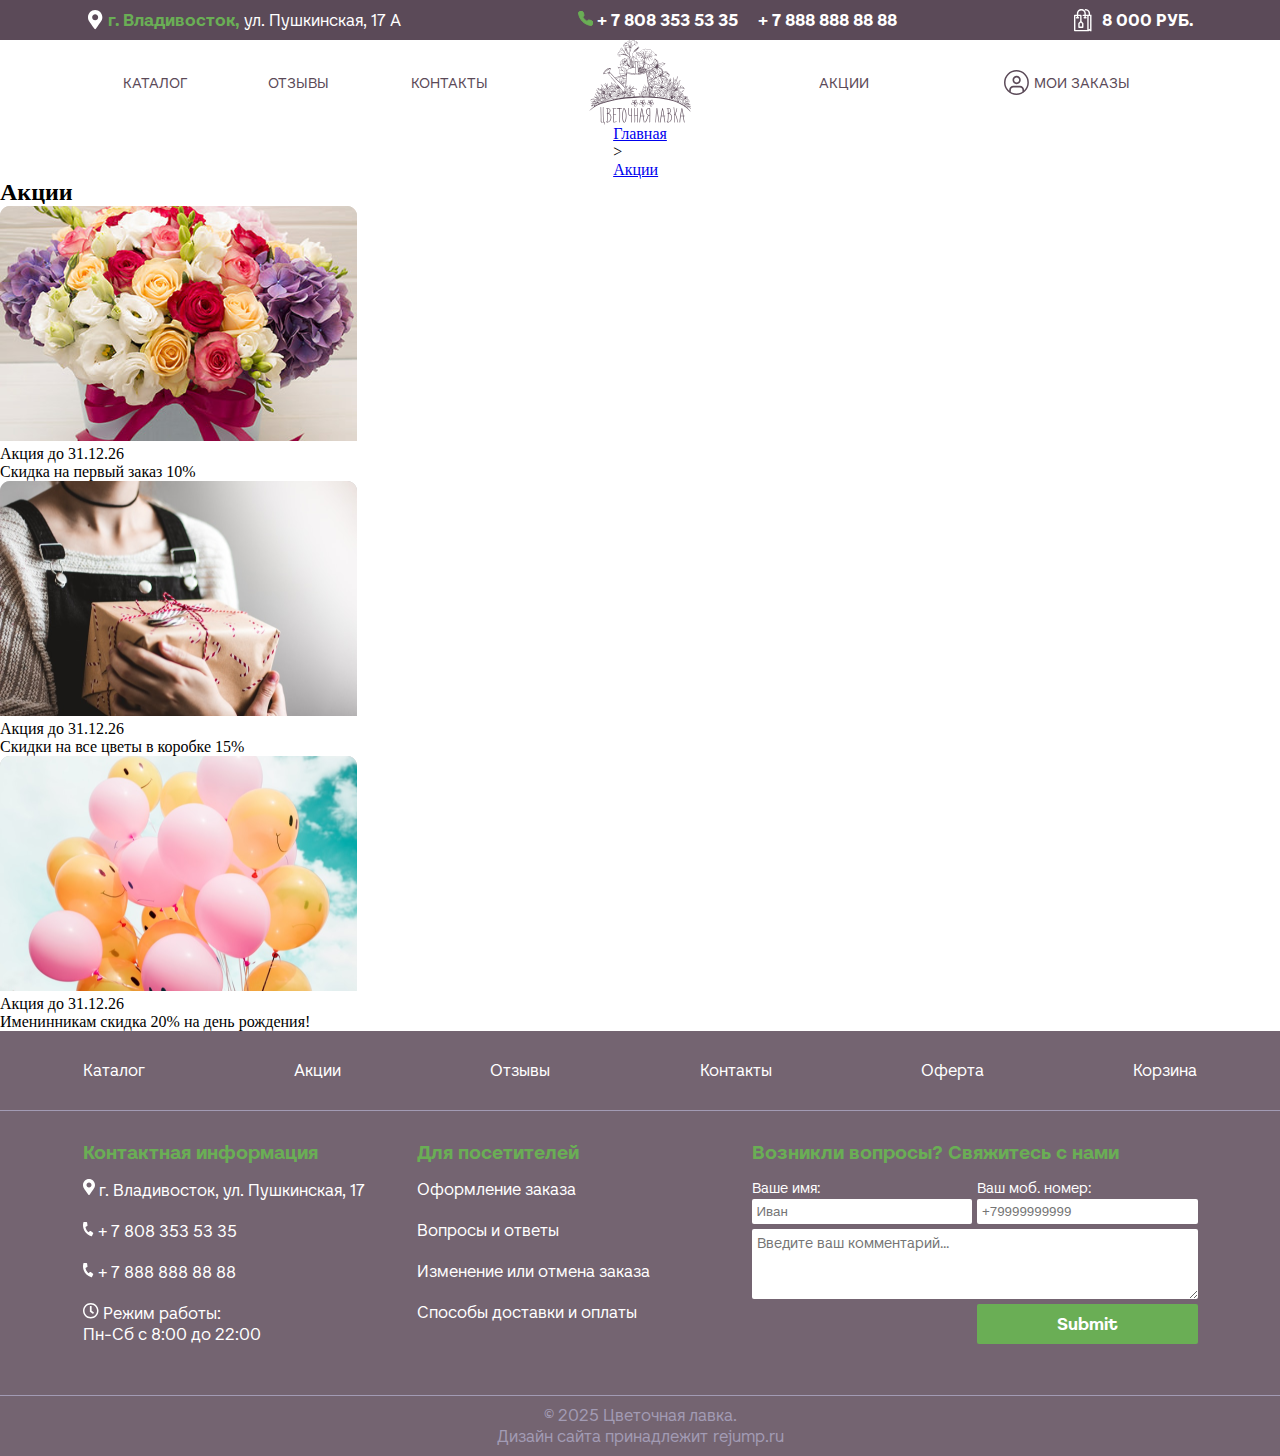
<file: discounts.html>
<!doctype html>
<html lang="ru">
<head>
    <meta charset="UTF-8">
    <meta name="viewport" content="width=device-width, initial-scale=1.0">
    <link rel="stylesheet" href="style.css">
    <link rel="icon" href="images/header/logo.svg" type="image/png">
    <title>Акции</title>
</head>
<body>

<header>
    <nav class="nav_contacts">
        <div class="nav_contacts_container">
            <a class="nav_maps" href="https://yandex.ru/maps/-/CCUfiPg2TB" target="_blank">
                <img src="images/header/nav_point.svg" alt="nav_point">
                <span>г. Владивосток,</span>
                ул. Пушкинская, 17 А</a>
            <a class="nav_tel" href="https://wa.me/79999999999" target="_blank">
                <div>
                    <img src="images/header/whatsapp.svg" alt="whatsapp_image">
                    + 7 808 353 53 35
                </div>
                <div class="tel2">
                    + 7 888 888 88 88
                </div>
            </a>
            <a class="nav_basket" href="#">
                <img src="images/header/basket.svg" alt="корзина">8 000 руб.</a>
        </div>
    </nav>

</header>

<nav class="nav_info">
    <div class="nav_info_container_4">
        <div class="burger_button">
            <label class="burger" for="burger">
                <input type="checkbox" id="burger">
                <span class="burger_link"></span>
                <span class="burger_link"></span>
                <span class="burger_link"></span>
            </label>
            Меню
        </div>

        <div class="modal_nav" id="modal_nav">
            <div class="border"></div>
            <a href="#my_order">
                <img src="images/header/userpick.svg" alt="userpick">
                Мои заказы</a>
            <a href="index.html#product_cards">Каталог</a>
            <a href="index.html#reviews">Отзывы</a>
            <a href="contacts.html">Контакты</a>
            <a href="discounts.html">Акции</a>
        </div>
    </div>
    <div class="nav_info_container_1">
        <a href="#product_cards">Каталог</a>
        <a href="#reviews">Отзывы</a>
        <a href="#контакты">Контакты</a>
    </div>
    <div class="nav_info_container_2">
        <a href="index.html">
            <img src="images/header/logo.svg" alt="логотип">
        </a>
    </div>
    <div class="nav_info_container_3">
        <a href="discounts.html">Акции</a>
        <a href="#my_order">
            <img src="images/header/userpick.svg" alt="userpick">
            Мои заказы</a>
    </div>
    <div class="nav_info_container_5">
        <button id="currencyToggle" class="change_currency_btn">
            РУБ.
        </button>
    </div>
</nav>

<nav class="contacts_page_nav">
    <div class="contacts_page_nav_container">
        <a href="index.html">Главная</a>
        <p> > </p>
        <a href="discounts.html">Акции</a>
    </div>
</nav>

<section class="discounts">

    <div class="discounts_container">

        <h2 class="discounts_h2">Акции</h2>

        <div class="discounts_cards">
            <article class="discount_card">
                <img src="images/discounts/discount-1.svg" alt="discount img">
                <div class="discount_card_text">
                    <p class="discount_card_text_deadline">Акция до <span>31.12.26</span></p>
                    <p class="discount_card_text_info">Скидка на первый заказ <span>10%</span></p>
                </div>
            </article>

            <article class="discount_card">
                <img src="images/discounts/discount-2.svg" alt="discount img">
                <div class="discount_card_text">
                    <p class="discount_card_text_deadline">Акция до <span>31.12.26</span></p>
                    <p class="discount_card_text_info">Скидки на все цветы в коробке <span>15%</span></p>
                </div>
            </article>

            <article class="discount_card">
                <img src="images/discounts/discount-3.svg" alt="discount img">
                <div class="discount_card_text">
                    <p class="discount_card_text_deadline">Акция до <span>31.12.26</span></p>
                    <p class="discount_card_text_info">Именинникам скидка <span>20%</span> на день рождения!</p>
                </div>
            </article>

        </div>
    </div>
</section>

<footer>
    <div class="footer_upper_nav">
        <nav class="upper_nav_container">
            <a href="index.html#product_cards">Каталог</a>
            <a href="discounts.html">Акции</a>
            <a href="index.html#reviews">Отзывы</a>
            <a href="contacts.html">Контакты</a>
            <a href="publichnaya-oferta.doc" download="publichnaya-oferta.doc">Оферта</a>
            <a href="#">Корзина</a>
        </nav>
    </div>

    <div class="footer_center_nav">
        <nav class="center_nav_container">
            <div class="footer_center_nav_block_1">
                <h3>Контактная информация</h3>
                <div>
                    <img src="images/footer/map.svg" alt="map point img">
                    г. Владивосток, ул. Пушкинская, 17
                </div>
                <div>
                    <img src="images/footer/phone.svg" alt="phone img">
                    + 7 808 353 53 35
                </div>
                <div>
                    <img src="images/footer/phone.svg" alt="phone img">
                    + 7 888 888 88 88
                </div>
                <div>
                    <img src="images/footer/clock.svg" alt="phone img">
                    Режим работы: <br>
                    Пн-Сб с 8:00 до 22:00
                </div>
            </div>
            <div class="footer_center_nav_block_2">
                <h3>Для посетителей</h3>
                <a href="#">Оформление заказа</a>
                <a href="#">Вопросы и ответы</a>
                <a href="#">Изменение или отмена заказа</a>
                <a href="#">Способы доставки и оплаты</a>
            </div>
            <div class="footer_center_nav_block_3">
                <h3>Возникли вопросы? Свяжитесь с нами</h3>
                <form class="form_call_us" action="" method="POST">
                    <fieldset class="fieldset_call_us">
                        <label class="name_label" for="name_input">Ваше имя:</label>
                        <input class="name_input" type="text" id="name_input" name="name" autocomplete="given-name"
                               placeholder="Иван" required>
                    </fieldset>
                    <fieldset class="fieldset_call_us">
                        <label class="phone_label" for="phone_input">Ваш моб. номер:</label>
                        <input id="phone_input" type="tel" name="phone" autocomplete="tel" placeholder="+79999999999"
                               pattern="^(\+7|8)[\-\s]?\(?\d{3}\)?[\-\s]?\d{3}[\-\s]?\d{2}[\-\s]?\d{2}$"
                               title="Введите номер в формате: +79991234567 или 89991234567" required>
                    </fieldset>
                    <textarea class="textarea" name="comment" id="textarea" cols="20" rows="10"
                              placeholder="Введите ваш комментарий..."></textarea>
                    <input id="button_submit" type="submit" placeholder="Отправить">
                </form>
            </div>
        </nav>
    </div>

    <div class="footer_bottom_nav">
        © 2025 Цветочная лавка.
        <div>Дизайн сайта принадлежит
            <a href="https://rejump.ru/" target="_blank">rejump.ru</a>
        </div>

    </div>
</footer>

<script src="burger.js"></script>
</body>
</html>
</file>
<file: style.css>
* {
    margin: 0;
    padding: 0;
    box-sizing: border-box;
}

html, body {
    height: 100%;
}

/*************************ШРИФТЫ*******************************/
@font-face {
    font-family: 'Karton Regular';
    font-style: normal;
    font-weight: normal;
    src: local('Karton Regular'), url('fonts/karton/Karton-Regular.ttf') format('truetype');
}

@font-face {
    font-family: 'Literal Light';
    font-style: normal;
    font-weight: normal;
    src: local('Literal Light'), url('fonts/literal/Literal - Light (Personal use).woff') format('woff');
}


@font-face {
    font-family: 'Literal Bold';
    font-style: normal;
    font-weight: normal;
    src: local('Literal Bold'), url('fonts/literal/Literal - Bold (Personal use).woff') format('woff');
}

@font-face {
    font-family: 'Literal Regular';
    font-style: normal;
    font-weight: normal;
    src: local('Literal Regular'), url('fonts/literal/Literal - Regular (Personal use).woff') format('woff');
}

/*************************BODY*******************************/

html {
    scroll-behavior: smooth;
}

body {
    max-width: 100%;
    width: 100%;
}

.nav_info,
.nav_contacts_container,
.advantages,
.product_cards_container,
.order_info,
.reviews_container,
.disclaimer_container,
.upper_nav_container,
.center_nav_container {
    max-width: 1115px;
    margin: 0 auto;
}


:root {
    --brown: #5B4A58;
    --green: #6AAE55;
    --gray: #828282;
    --white-gray: #F9F8FB;
    --yellow-gray: #F0F0F0;
    --gray4: #BDBDBD;
    --shadow-brown: #A29BB4;
    --karton-regular: "Karton Regular", sans-serif;
    --literal-light: "Literal Light", sans-serif;
    --literal-bold: "Literal Bold", sans-serif;
    --literal-regular: "Literal Regular", sans-serif;
}

a, button {
    cursor: pointer;
}

/*************************HEADER*******************************/

header {
    display: flex;
    flex-direction: column;
    align-items: center;
}

nav {
    display: flex;
    align-items: center;
    justify-content: center;
}

.nav_contacts {
    background-color: var(--brown);
    width: 100%;
    height: 40px;

}

.nav_contacts_container {
    height: 100%;
    width: 100%;
    display: flex;
    justify-content: space-between;
}

.nav_contacts_container > a {
    padding: 0 5px;
}

a {
    display: flex;
    align-items: center;
    white-space: nowrap;
    gap: 5px;
    transition:  background-color 0.2s, color 0.2s;
}

.nav_contacts_container > a:hover {
    height: 100%;
    background-color: #6D5B6A;
}

.nav_maps {
    font-family: var(--literal-regular), sans-serif;
    font-size: 16px;
}

.nav_maps span {
    color: var(--green);
}

.nav_contacts_container > a {
    text-decoration: none;
}

.nav_contacts_container > a {
    color: white;
}

.nav_maps span,
.nav_tel,
.nav_basket {
    font-family: var(--literal-bold), sans-serif;
    font-size: 16px;
}

.nav_tel {
    gap: 20px;
}

.nav_basket {
    text-transform: uppercase;
    gap: 10px;
}

.nav_info {
    width: 100%;
    display: flex;
    justify-content: space-between;
}

.nav_info_container_1,
.nav_info_container_3 {
    width: 40%;
    display: flex;
    justify-content: space-around;
}



.nav_info_container_1 > a,
.nav_info_container_2 > a,
.nav_info_container_3 > a,
.change_currency_btn,
.burger_button {
    color: var(--brown);
    text-transform: uppercase;
    font-family: var(--literal-regular), sans-serif;
    font-size: 14px;
    text-decoration: none;
    border: none;
    background: none;
    transition: color 0.2s;
}

.nav_info_container_1 > a:hover,
.nav_info_container_2 > a:hover,
.nav_info_container_3 > a:hover,
.change_currency_btn:hover,
.burger_button:hover {
    color: var(--green);
}

.nav_info_container_4,
.nav_info_container_5 {
    display: none;
}

/*************************MAIN PAGE*******************************/


/*************************MAIN PAGE H1*******************************/

.main_page {
    height: 400px;
    background-image: url('images/background.svg');
    object-fit: cover;
    background-repeat: no-repeat;
    background-size: cover;
    background-position: center center;

    display: flex;
    justify-content: center;
    align-items: center;
    flex-direction: column;
}

h1 {
    font-family: var(--karton-regular), sans-serif;
    font-size: 35px;
    color: var(--brown);
}

h1 span {
    color: var(--green);
}

.h1 {
    font-family: var(--karton-regular), sans-serif;
    font-size: 65px;
    letter-spacing: 8px;
    color: var(--brown);
}

.button_catalog {
    margin-top: 35px;
    padding: 15px 65px;
    background-color: var(--green);
    font-family: var(--literal-bold), sans-serif;
    color: white;
    text-decoration: none;
    border-radius: 10px;
    font-size: 18px;
    text-transform: uppercase;
}

.button_catalog:hover {
    background-color: var(--brown);
}

/*************************MAIN PAGE advantages*******************************/

.advantages {
    height: 225px;
    display: flex;
    justify-content: space-between;
    text-align: center;
    align-items: center;
    margin-top: 50px;
    margin-bottom: 50px;
}

.advantages_card {
    height: 100%;
    display: flex;
    flex-direction: column;
    justify-content: space-between;
    align-items: center;
    font-family: var(--literal-bold), sans-serif;
    font-size: 18px;
    color: var(--brown);
}

.advantages_card span {
    color: var(--green);
}

/*************************MAIN PAGE product_cards*******************************/

.product_cards {
    background-color: var(--white-gray);
    padding: 50px 0;
}

.product_cards_container {
    display: grid;
    gap: 10px;
    grid-template-columns: 75% 20%;
    grid-template-rows: auto 1fr;
    justify-content: center;
    grid-template-areas:
    "sorter filter"
    "cards filter";
}

.sorter_and_filter_for_mobile {
    display: none;
}

.product_cards_sorter {
    grid-area: sorter;
}

.product_cards_section {
    display: flex;
    flex-direction: column;
    align-items: center;
    gap: 10px;
}

.product_cards_items {
    grid-area: cards;

    display: grid;
    grid-template-columns: repeat(3, 1fr);
    gap: 20px;
}

.product_cards_filter {
    grid-area: filter;
}

#search-input {
    width: 100%;
    padding-right: 40px;
    padding-left: 15px;
    height: 40px;
    border: 1px solid #ccc;
    border-radius: 20px;
}

.form_filter_search {
    position: relative;
}

.form_filter_search > input:focus {
    outline: none;
}

/* Убираем крестик в браузерах на движке Webkit (Chrome, Safari, Edge) */
input[type="search"]::-webkit-search-cancel-button {
    display: none;
}

/* Для Internet Explorer */
input[type="search"]::-ms-clear {
    display: none;
}

.search_submit {
    position: absolute;
    right: 10%;
    top: 50%;
    transform: translateY(-50%);
    background: transparent;
    border: none;
    width: 30px;
    height: 30px;
    cursor: pointer;
    color: #666;
}

.sorter_mobile_block {
    display: flex;
    flex-direction: column;

}

.product_cards_sorter {
    display: flex;
    justify-content: space-evenly;
    height: 50px;
    align-items: center;
}

.product_cards_sorter,
.sorter_and_filter_for_mobile {
    font-size: 16px;
    background-color: white;
    border-radius: 10px;
    margin-bottom: 10px;
    font-family: var(--literal-regular), sans-serif;
    color: var(--gray);
}

.product_cards_sorter_mobile {
    gap: 5px;
}

.product_cards_sorter > button,
.sorter_mobile_button {
    font-family: var(--literal-regular), sans-serif;
    font-size: 16px;
    color: var(--gray4);
    text-decoration: none;
    border: none;
    background: none;
}

.product_cards_sorter > button:hover,
.sorter_mobile_button:hover {
    color: var(--gray);
}

.product_card_item {
    background-color: white;
    border-radius: 10px;
    display: flex;
    flex-direction: column;
    align-items: center;
}

.product_card_item_text {
    display: flex;
    gap: 10px;
}

.product_card_item_img_and_text {
    display: flex;
    flex-direction: column;
    gap: 10px;
}

.product_card_item_img_and_text > img {
    overflow: hidden;
}

.product_card_item.hidden {
    display: none;
}

.product_card_item_h3 {
    font-family: var(--literal-bold), sans-serif;
    font-size: 18px;
    color: var(--brown);
}

.product_card_item_p,
.product_card_item_span,
.product_card_item_h3 {
    margin: 0 20px;
}

.product_card_item_p {
    font-family: var(--literal-regular), sans-serif;
    font-size: 14px;
    color: var(--gray);
}

.product_card_item_span {
    font-family: var(--literal-bold), sans-serif;
    font-size: 16px;
    color: var(--brown);
}

.product_card_item_button {
    font-family: var(--literal-bold), sans-serif;
    background-color: var(--green);
    border: none;
    height: 40px;
    width: 200px;
    font-size: 16px;
    color: white;
    border-radius: 10px;
    transition:  background-color 0.2s;
    margin: 10px;
}

.product_card_item_button:hover {
    background-color: var(--brown);
}

.filter_checkbox1.hidden {
    display: none;
}

.filter_checkbox2.hidden {
    display: none;
}

.form_filter_checkbox > fieldset > div > input {
    width: 15px;
    height: 15px;
    margin-right: 10px;
    accent-color: var(--green);
}


.form_filter_checkbox > fieldset > button {
    font-family: var(--literal-regular), sans-serif;
    color: var(--gray4);
    font-size: 14px;
    border: none;
    background: none;
    padding-bottom: 10px;
    transition: color 0.2s;
}

.form_filter_checkbox > fieldset > button:hover {
    color: var(--gray);
}


.product_cards_section > button {
    font-family: var(--literal-regular), sans-serif;
    color: var(--green);
    font-size: 16px;
    text-decoration: underline dotted;
    text-underline-offset: 6px;
    border: none;
    background: none;
    padding-bottom: 10px;
    transition: color 0.2s;
}

.product_cards_section > button:hover {
    color: var(--brown);
}

.product_cards_filter {
    display: flex;
    flex-direction: column;
    background-color: white;
    border-radius: 10px;
}

.product_cards_filter > * {
    padding: 0 10px;
}

#search-input {
    background-color: var(--white-gray);
    font-family: var(--literal-regular), sans-serif;
    color: var(--brown);
    border: none;
    padding: 10px;
    border-radius: 10px;
    margin: 10px 0;
    height: 50px;
}

#search-input::placeholder {
    color: var(--gray4);
    font-size: 16px;
}

.form_filter_checkbox > fieldset {
    display: flex;
    flex-direction: column;
    border: none;
    border-bottom: 1px solid #E5E5E5;
    margin: 10px 0;
}

.form_filter_checkbox > fieldset > * {
    font-family: var(--literal-regular), sans-serif;
    color: var(--brown);
    font-size: 16px;
}

.form_filter_checkbox > fieldset > div {
    padding: 5px 0;
    display: flex;
    align-items: center;
}

.form_filter_checkbox > fieldset > legend {
    font-family: var(--literal-bold), sans-serif;
    color: var(--gray4);
    font-size: 14px;
    padding: 5px 0;
}

/*************************MAIN PAGE order_info_points***************************/

.order_info {
    display: flex;
    flex-direction: column;
    align-items: center;
    width: 100%;
}

.order_info_points {
    display: grid;
    justify-items: start;
    grid-template-columns: repeat(2, 1fr);
    margin: 20px 0;

}

.order_info_point {
    display: flex;
    align-items: center;
}

.order_info_title_h2 {
    font-family: var(--karton-regular), sans-serif;
    font-size: 24px;
    color: var(--brown);
    margin-top: 50px;
}

.order_info_title_h2 span {
    color: var(--green);
}

.order_info_h3 {
    font-family: var(--literal-bold), sans-serif;
    color: var(--green);
    font-size: 18px;
}

.order_info_p {
    font-family: var(--literal-regular), sans-serif;
    color: var(--brown);
    font-size: 16px;
}

.order_info_point_button {
    font-family: var(--literal-light), sans-serif;
    color: var(--brown);
    font-size: 50px;

    text-decoration: none;
    width: 86px;
    height: 86px;
    min-width: 86px !important;
    min-height: 86px !important;
    border: 1px solid var(--brown);
    border-radius: 50%;
    background-color: white;
    margin: 50px 30px;

    position: relative;
    transition: border 0.2s, color 0.2s;
    cursor: default;
}

/* Создаем декоративный элемент вокруг кнопки */
.order_info_point_button::before {
    content: "";
    position: absolute;
    top: -24px; /* Отступ наружу от кнопки */
    left: -24px;
    right: -24px;
    bottom: -24px;
    background-image: url(images/order-info-points/twigs.svg);
    background-size: contain;
    background-repeat: no-repeat;
    background-position: center;
    z-index: -1; /* Помещаем под кнопку */
    pointer-events: none; /* Чтобы не мешало кликам */
}

.order_info_point_button:hover {
    color: var(--green);
    border: 1px solid var(--green);
}

/*************************MAIN PAGE reviews***************************/

.reviews {
    width: 100%;
    background-color: var(--white-gray);
}

.reviews_container {
    display: flex;
    justify-content: space-between;
    padding-top: 60px;
    padding-bottom: 60px;
}

.reviews_comments {
    width: 60%;
}

.reviews_photos_title {
    width: 100%;
    display: flex;
    justify-content: space-between;
    margin-bottom: 25px;
}

.reviews_photos_img {
    width: 100%;
    display: grid;
    grid-template-columns: repeat(2, 1fr);
    gap: 21px;
}

.img_review {
    border-radius: 10px;
    object-fit: cover;
    height: 168px;
    width: 168px;
}

.img_review.hidden {
    display: none;
}

.reviews_title_h2 {
    font-family: var(--karton-regular), sans-serif;
    font-size: 26px;
    color: var(--brown);
}

.reviews_title_h2 span {
    color: var(--green);
}

.reviews_btn {
    font-family: var(--literal-regular), sans-serif;
    color: var(--green);
    font-size: 16px;
    text-decoration: underline dotted;
    text-underline-offset: 6px;
    background: none;
    border: none;
    transition: color 0.2s;
}

.reviews_btn:hover {
    color: var(--brown);
}

.reviews_comment_card {
    margin-bottom: 10px;
}

.reviews_comment_card.hidden {
    display: none;
}

.reviews_comment_card_block_1 {
    display: flex;
    justify-content: space-between;
    align-items: flex-start;
    margin-bottom: 10px;
}

.reviews_comment_card_block_2 {
    border-bottom: 1px solid #E5E5E5;
}

.reviews_comment_card_block_2 > p {
    margin-bottom: 15px;
}

.name_reviewer {
    font-family: var(--literal-bold), sans-serif;
    color: var(--green);
}

.name_reviewer span {
    font-family: var(--literal-regular), sans-serif;
    font-size: 13px;
    letter-spacing: 1px;
    color: var(--gray);
}

.text_comment {
    font-family: var(--literal-regular), sans-serif;
    font-size: 16px;
    color: var(--brown);
}

/*************************MAIN PAGE disclaimer***************************/

.disclaimer {
    background-color: var(--yellow-gray);
}

.disclaimer_container {
    padding: 50px 0;
}

.disclaimer_container > p {
    font-family: var(--literal-regular), sans-serif;
    font-size: 16px;
    color: var(--gray);
}

/*************************footer***************************/

footer {
    background-color: #746471;
}

.footer_upper_nav {
    height: 80px;
    border-bottom: 1px solid var(--shadow-brown);
}

.upper_nav_container {
    display: flex;
    justify-content: space-between;
    align-items: center;
    height: 100%;
}

.upper_nav_container > a {
    text-decoration: none;
    color: white;
    font-family: var(--literal-regular), sans-serif;
    font-size: 16px;
}

.upper_nav_container > a:hover {
    color: var(--green);
}

.footer_center_nav {
    margin-top: 30px;
    padding-bottom: 30px;
    border-bottom: 1px solid var(--shadow-brown);
}

.center_nav_container {
    display: grid;
    grid-template-columns: 30% 30% 40%;
    align-items: start;
}

.footer_center_nav_block_1 > h3,
.footer_center_nav_block_2 > h3,
.footer_center_nav_block_3 > h3 {
    font-family: var(--literal-bold), sans-serif;
    font-size: 18px;
    color: var(--green);
}

.footer_center_nav_block_1 > div,
.footer_center_nav_block_2 > a {
    font-family: var(--literal-regular), sans-serif;
    font-size: 16px;
    color: white;
}

.footer_center_nav_block_2 > a {
    text-decoration: none;
}

.footer_center_nav_block_2 > a:hover {
    color: var(--green);
}

.form_call_us > * {
    font-family: var(--literal-regular), sans-serif;
    font-size: 14px;
    color: white;
}

.form_call_us {
    display: grid;
    justify-content: space-between;
    grid-template-columns: 1fr 1fr;
    grid-template-areas:
    "name phone"
    "textarea textarea"
    ". submit";
    gap: 5px;
}

#name_input {
    grid-area: name;
}

#phone_input {
    grid-area: phone;
}

.fieldset_call_us {
    border: none;
    display: flex;
    flex-direction: column;
}

.phone_label,
.name_label {
    padding-bottom: 2px;
}

.textarea {
    grid-area: textarea;
    height: 70px;
}

.name_input,
#phone_input,
#button_submit,
.textarea {
    border: none;
    padding: 5px;
    border-radius: 2px;
    cursor: pointer;
    transition: background-color 0.2s;
}

#button_submit:hover {
    background-color: var(--brown);
}

.footer_center_nav_block_1,
.footer_center_nav_block_2 {
    display: flex;
    flex-direction: column;
}

.footer_center_nav_block_1 > div,
.footer_center_nav_block_2 > a {
    margin-bottom: 20px;
}

.footer_center_nav_block_1 > h3,
.footer_center_nav_block_2 > h3,
.footer_center_nav_block_3 > h3 {
    margin-bottom: 15px;
}

#button_submit {
    grid-area: submit;
    background-color: var(--green);
    font-family: var(--literal-bold), sans-serif;
    font-size: 16px;
    height: 40px;
}

.footer_bottom_nav {
    display: flex;
    justify-content: center;
    align-items: center;
    flex-direction: column;
    height: 60px;
    font-family: var(--literal-regular), sans-serif;
    color: var(--shadow-brown);
}

.footer_bottom_nav > div > a {
    text-decoration: none;
    color: var(--shadow-brown);
}

.footer_bottom_nav > div > a:hover {
    color: var(--green);
}

.footer_bottom_nav > div {
    display: flex;
    justify-content: center;
    gap: 5px;
}

/******************************MOBILE VERSION******************************************/

@media (max-width: 1114px) {

    .nav_maps,
    .tel2 {
        display: none;
    }

    .nav_info {
        padding: 5px;
    }

    .nav_info_container_1,
    .nav_info_container_3 {
        display: none;
    }

    .nav_info_container_4,
    .nav_info_container_5 {
        display: flex;
    }

    .advantages {
        height: auto;
        display: grid;
        grid-template-columns: repeat(2, 1fr);
    }

    .product_cards_sorter,
    .product_cards_sorter > button {
        font-size: 14px;
    }

    .product_cards_items {
        display: grid;
        grid-template-columns: repeat(2, 1fr);
    }

    .reviews,
    .disclaimer,
    footer {
        padding: 10px;
    }
}

@media (max-width: 925px) {
    .reviews_container {
        display: grid;
        grid-template-columns: repeat(1, 1fr);
        justify-items: center;
        gap: 10px;
    }

    .reviews_comments {
        width: 90%;
    }

    .center_nav_container {
        display: grid;
        gap: 10px;
        grid-template-columns: 40% 40%;
        grid-template-rows: 1fr 1fr;
        justify-content: center;
        grid-template-areas:
        "block_1 block_2"
        "block_3 block_3";
    }

    .footer_center_nav_block_1 {
        grid-area: block_1;
    }

    .footer_center_nav_block_2 {
        grid-area: block_2;
    }

    .footer_center_nav_block_3 {
        grid-area: block_3;
    }

}

@media (max-width: 750px) {
    .order_info_points {
        display: grid;
        grid-template-columns: repeat(1, 1fr);
    }

    .product_cards_sorter,
    .product_cards_filter {
        display: none;
    }

    .product_cards_container {
        display: flex;
        flex-direction: column;
        align-items: center;
    }

    .sorter_and_filter_for_mobile {
        display: flex;
        height: 100px;
        width: 90%;
        align-items: center;
        justify-content: center;
    }
}

@media (max-width: 530px) {
    .main_page > h1 {
        font-size: 25px;
    }

    .h1 {
        font-size: 50px;
    }

    .center_nav_container {
        display: flex;
        flex-direction: column;
        align-items: stretch;
    }

    .product_cards_items {
        display: grid;
        grid-template-columns: repeat(1, 1fr);
    }
}

@media (max-width: 410px) {
    .main_page > h1 {
        font-size: 20px;
    }

    .h1 {
        font-size: 35px;
        font-weight: bold;
    }

    .advantages {
        height: auto;
        display: grid;
        grid-template-columns: repeat(1, 1fr);
    }
}
</file>
